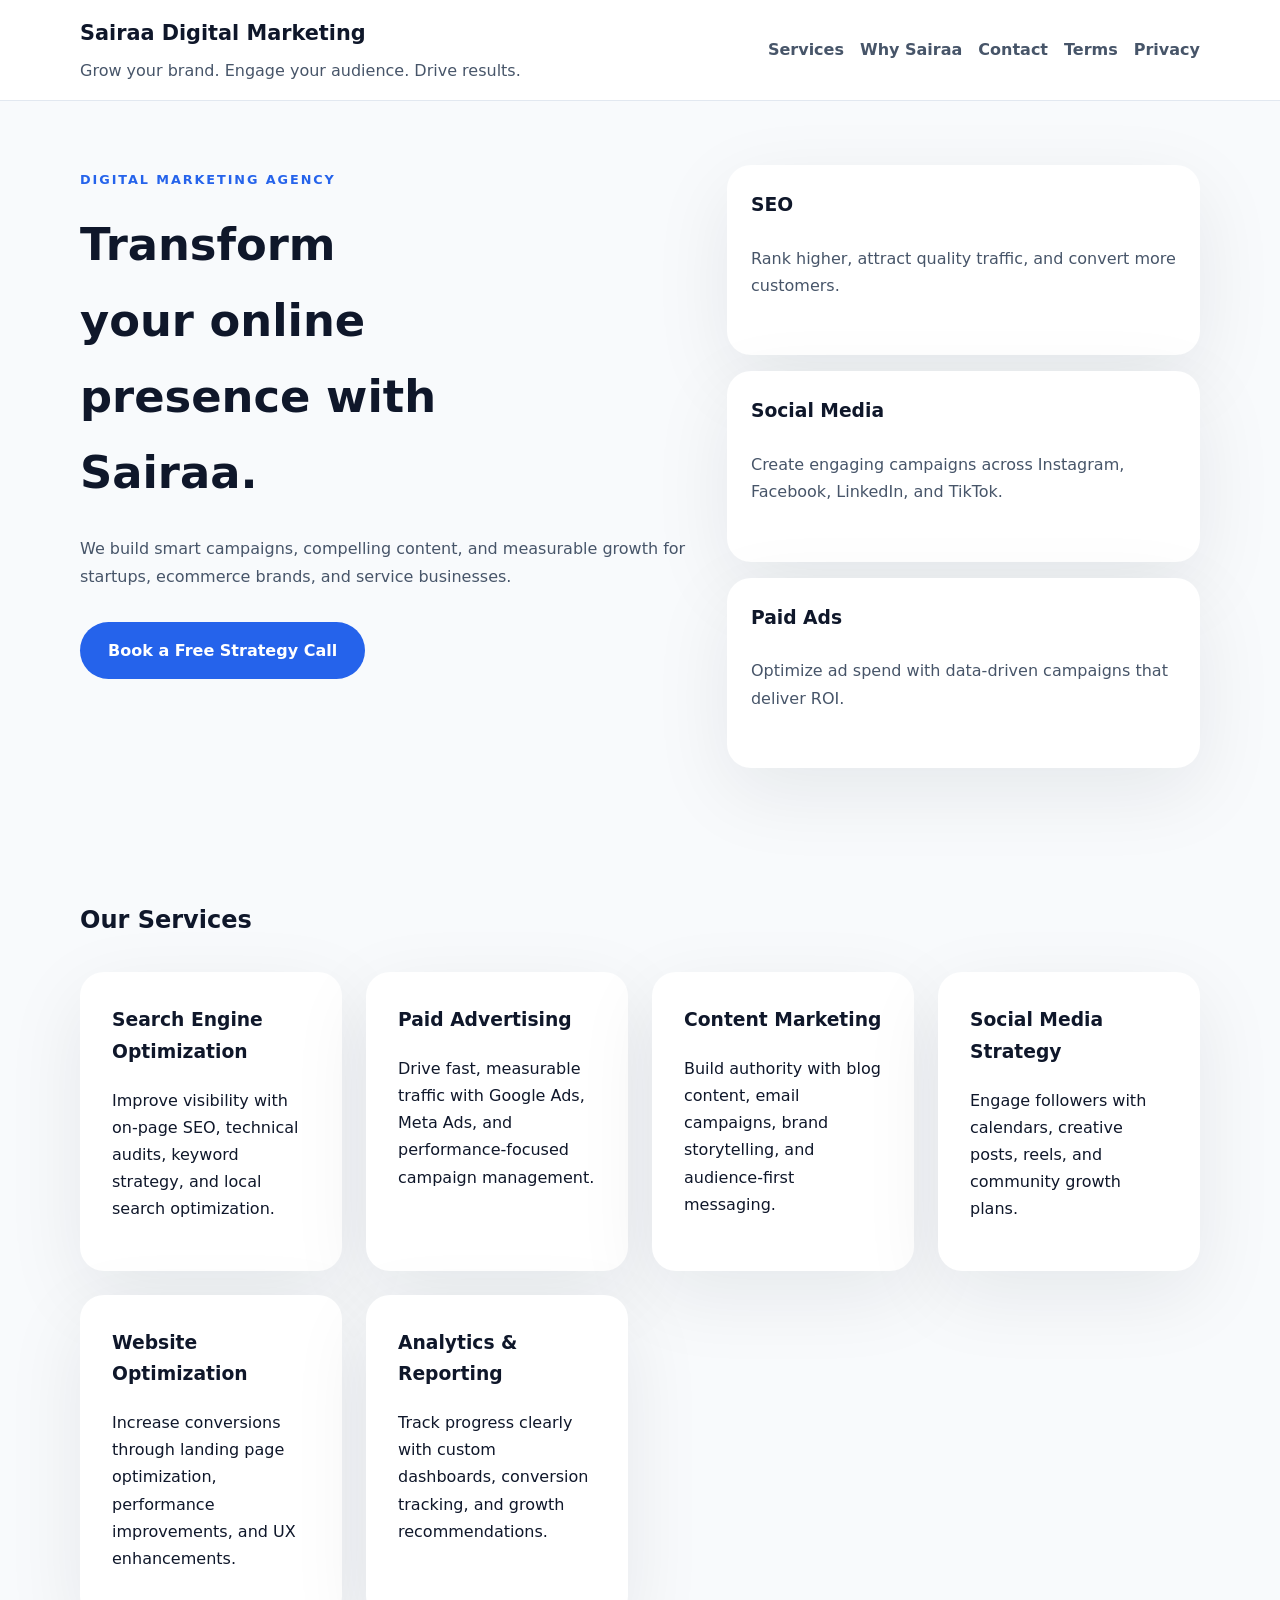
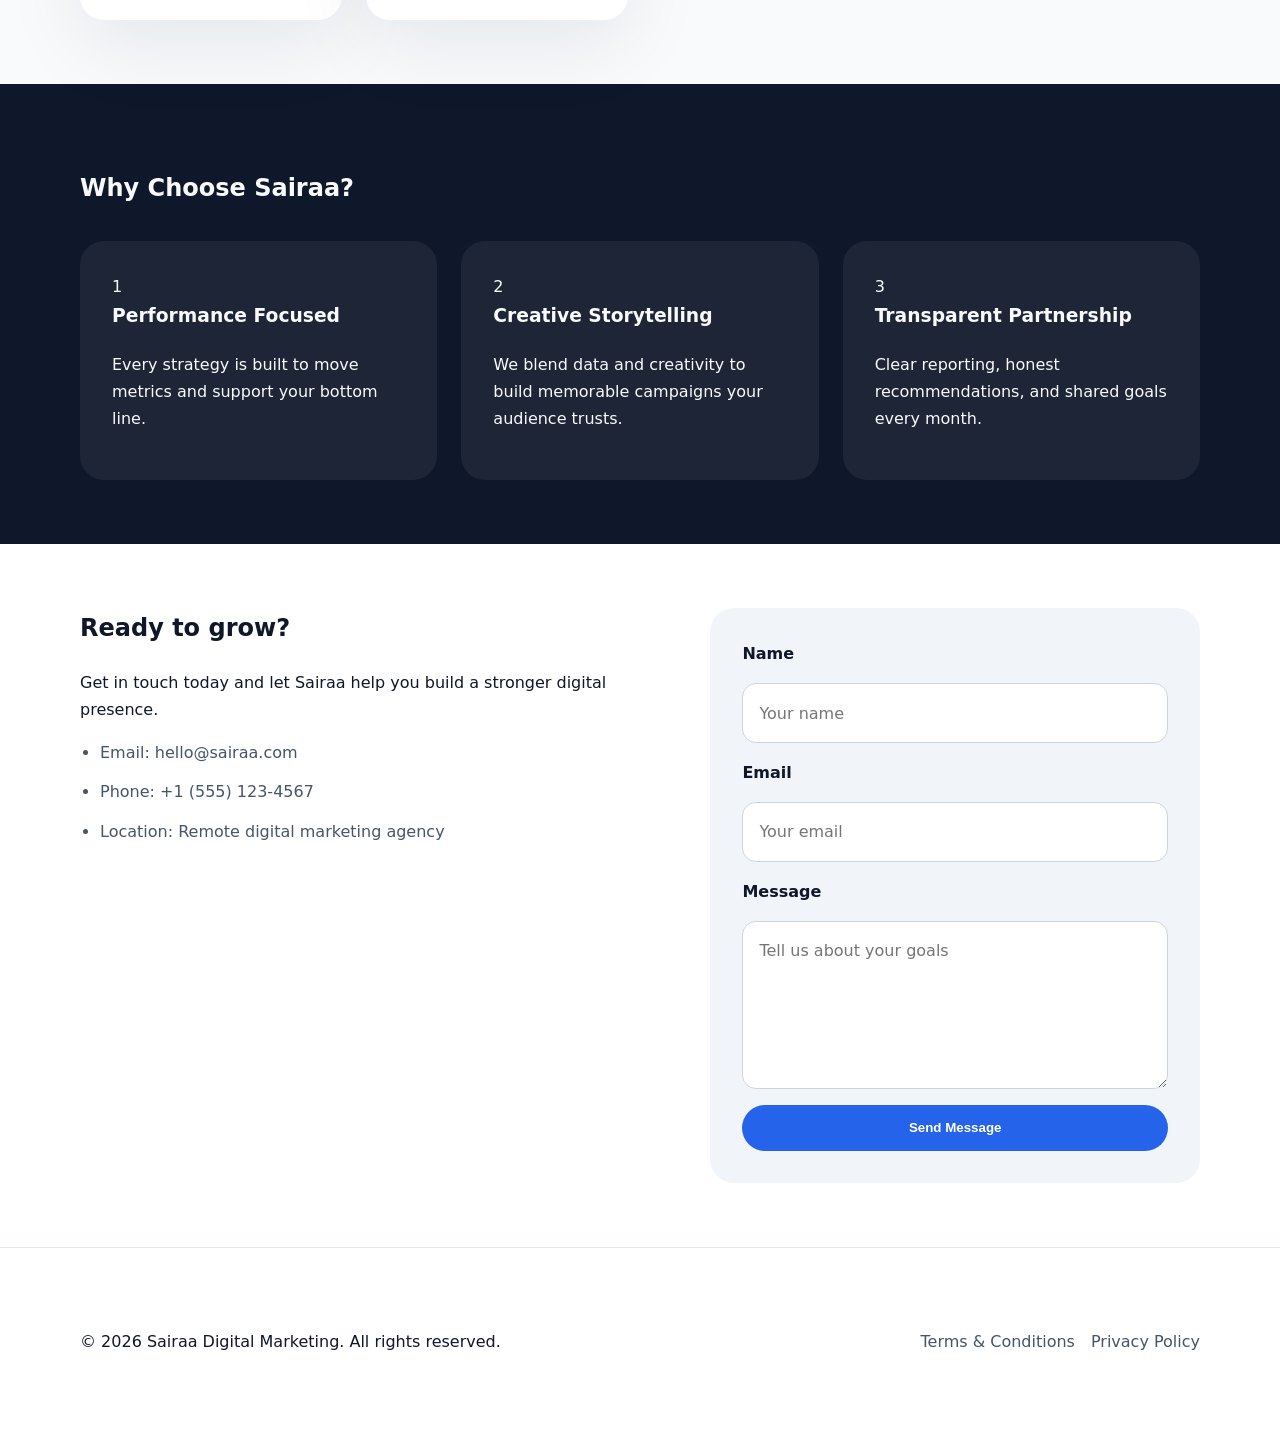
<file: index.html>
<!DOCTYPE html>
<html lang="en">
  <head>
    <meta charset="UTF-8" />
    <meta name="viewport" content="width=device-width, initial-scale=1.0" />
    <title>Sairaa Digital Marketing</title>
    <link rel="stylesheet" href="styles.css" />
  </head>
  <body>
    <header class="site-header">
      <div class="container header-inner">
        <div class="brand">
          <h1>Sairaa Digital Marketing</h1>
          <p>Grow your brand. Engage your audience. Drive results.</p>
        </div>
        <nav class="nav-links">
          <a href="#services">Services</a>
          <a href="#why">Why Sairaa</a>
          <a href="#contact">Contact</a>
          <a href="terms.html">Terms</a>
          <a href="privacy.html">Privacy</a>
        </nav>
      </div>
    </header>

    <main>
      <section class="hero">
        <div class="container hero-content">
          <div>
            <span class="eyebrow">Digital marketing agency</span>
            <h2>Transform your online presence with Sairaa.</h2>
            <p>
              We build smart campaigns, compelling content, and measurable growth for startups,
              ecommerce brands, and service businesses.
            </p>
            <a class="btn" href="#contact">Book a Free Strategy Call</a>
          </div>
          <div class="hero-cards">
            <article>
              <h3>SEO</h3>
              <p>Rank higher, attract quality traffic, and convert more customers.</p>
            </article>
            <article>
              <h3>Social Media</h3>
              <p>Create engaging campaigns across Instagram, Facebook, LinkedIn, and TikTok.</p>
            </article>
            <article>
              <h3>Paid Ads</h3>
              <p>Optimize ad spend with data-driven campaigns that deliver ROI.</p>
            </article>
          </div>
        </div>
      </section>

      <section id="services" class="section-light">
        <div class="container">
          <h2>Our Services</h2>
          <div class="grid-3">
            <div class="service-card">
              <h3>Search Engine Optimization</h3>
              <p>Improve visibility with on-page SEO, technical audits, keyword strategy, and local search optimization.</p>
            </div>
            <div class="service-card">
              <h3>Paid Advertising</h3>
              <p>Drive fast, measurable traffic with Google Ads, Meta Ads, and performance-focused campaign management.</p>
            </div>
            <div class="service-card">
              <h3>Content Marketing</h3>
              <p>Build authority with blog content, email campaigns, brand storytelling, and audience-first messaging.</p>
            </div>
            <div class="service-card">
              <h3>Social Media Strategy</h3>
              <p>Engage followers with calendars, creative posts, reels, and community growth plans.</p>
            </div>
            <div class="service-card">
              <h3>Website Optimization</h3>
              <p>Increase conversions through landing page optimization, performance improvements, and UX enhancements.</p>
            </div>
            <div class="service-card">
              <h3>Analytics & Reporting</h3>
              <p>Track progress clearly with custom dashboards, conversion tracking, and growth recommendations.</p>
            </div>
          </div>
        </div>
      </section>

      <section id="why" class="section-dark">
        <div class="container">
          <h2>Why Choose Sairaa?</h2>
          <div class="grid-3">
            <div class="feature">
              <span class="feature-number">1</span>
              <h3>Performance Focused</h3>
              <p>Every strategy is built to move metrics and support your bottom line.</p>
            </div>
            <div class="feature">
              <span class="feature-number">2</span>
              <h3>Creative Storytelling</h3>
              <p>We blend data and creativity to build memorable campaigns your audience trusts.</p>
            </div>
            <div class="feature">
              <span class="feature-number">3</span>
              <h3>Transparent Partnership</h3>
              <p>Clear reporting, honest recommendations, and shared goals every month.</p>
            </div>
          </div>
        </div>
      </section>

      <section class="section-light contact-section" id="contact">
        <div class="container contact-grid">
          <div>
            <h2>Ready to grow?</h2>
            <p>Get in touch today and let Sairaa help you build a stronger digital presence.</p>
            <ul>
              <li>Email: hello@sairaa.com</li>
              <li>Phone: +1 (555) 123-4567</li>
              <li>Location: Remote digital marketing agency</li>
            </ul>
          </div>
          <form class="contact-form" action="mailto:hello@sairaa.com" method="post" enctype="text/plain">
            <label for="name">Name</label>
            <input type="text" id="name" name="Name" placeholder="Your name" required />
            <label for="email">Email</label>
            <input type="email" id="email" name="Email" placeholder="Your email" required />
            <label for="message">Message</label>
            <textarea id="message" name="Message" rows="5" placeholder="Tell us about your goals" required></textarea>
            <button type="submit" class="btn">Send Message</button>
          </form>
        </div>
      </section>
    </main>

    <footer class="site-footer">
      <div class="container footer-inner">
        <p>© 2026 Sairaa Digital Marketing. All rights reserved.</p>
        <div class="footer-links">
          <a href="terms.html">Terms & Conditions</a>
          <a href="privacy.html">Privacy Policy</a>
        </div>
      </div>
    </footer>
  </body>
</html>
</file>
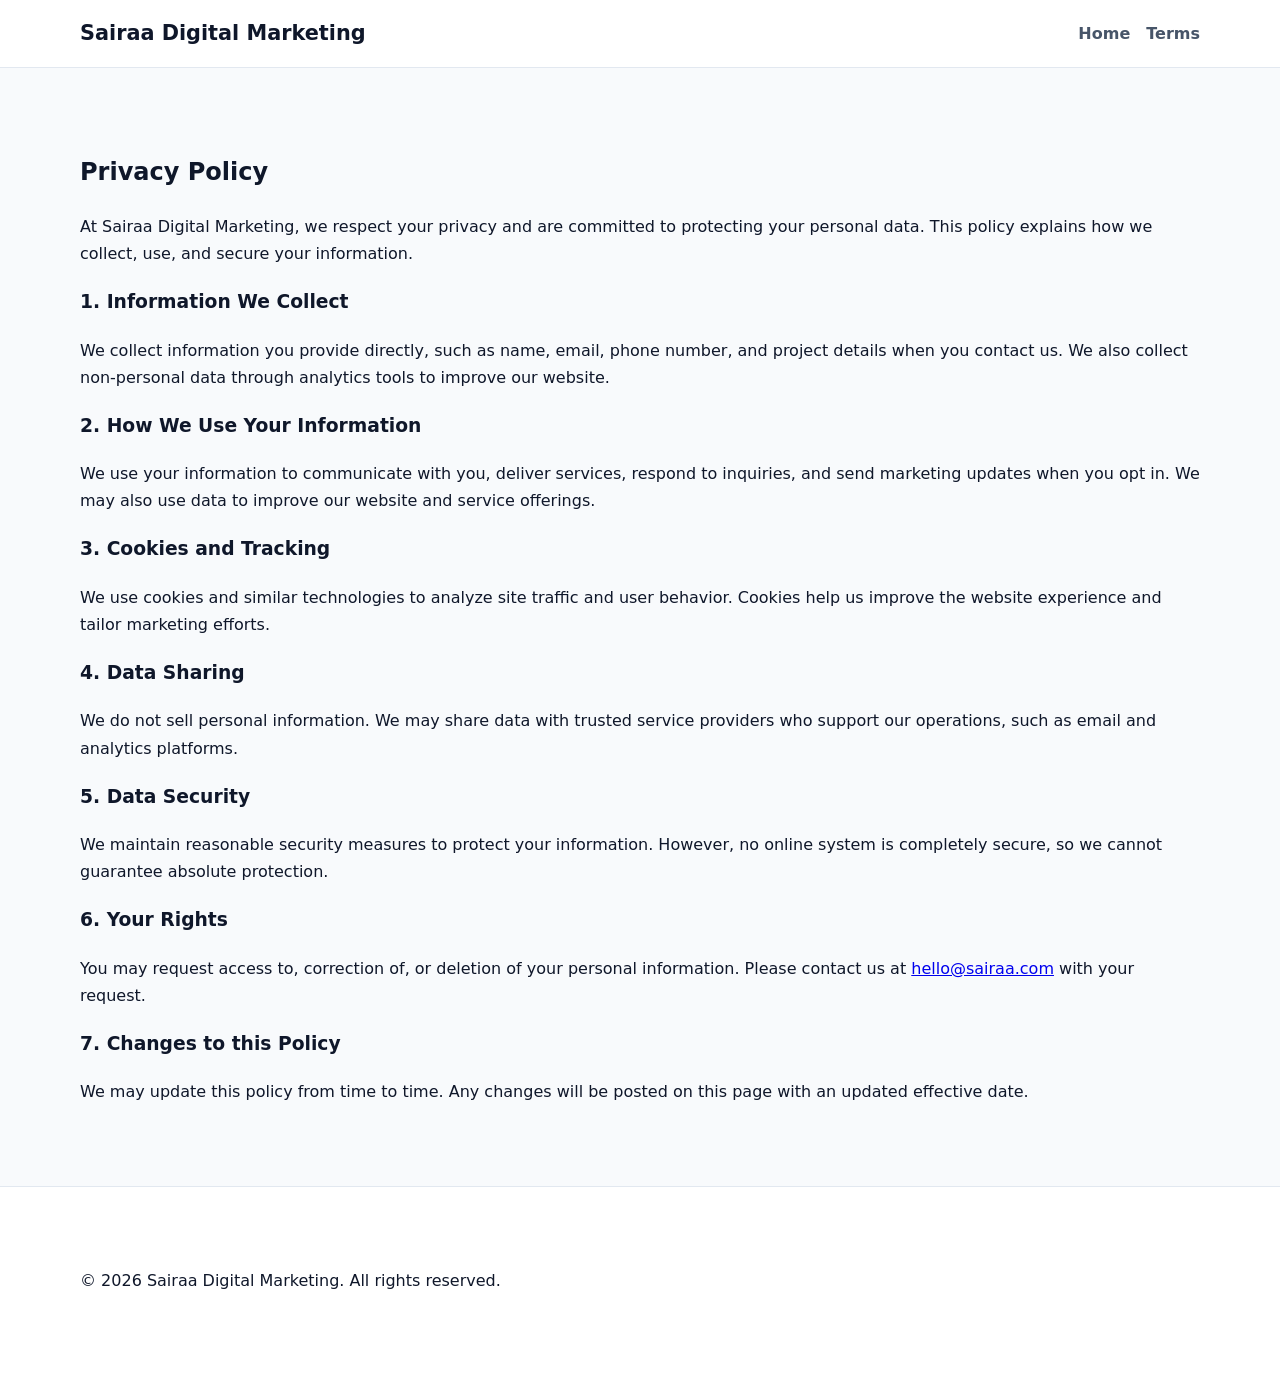
<file: privacy.html>
<!DOCTYPE html>
<html lang="en">
  <head>
    <meta charset="UTF-8" />
    <meta name="viewport" content="width=device-width, initial-scale=1.0" />
    <title>Privacy Policy | Sairaa Digital Marketing</title>
    <link rel="stylesheet" href="styles.css" />
  </head>
  <body>
    <header class="site-header">
      <div class="container header-inner">
        <div class="brand">
          <h1>Sairaa Digital Marketing</h1>
        </div>
        <nav class="nav-links">
          <a href="index.html">Home</a>
          <a href="terms.html">Terms</a>
        </nav>
      </div>
    </header>

    <main class="section-light">
      <div class="container">
        <h2>Privacy Policy</h2>
        <p>At Sairaa Digital Marketing, we respect your privacy and are committed to protecting your personal data. This policy explains how we collect, use, and secure your information.</p>

        <section>
          <h3>1. Information We Collect</h3>
          <p>We collect information you provide directly, such as name, email, phone number, and project details when you contact us. We also collect non-personal data through analytics tools to improve our website.</p>
        </section>

        <section>
          <h3>2. How We Use Your Information</h3>
          <p>We use your information to communicate with you, deliver services, respond to inquiries, and send marketing updates when you opt in. We may also use data to improve our website and service offerings.</p>
        </section>

        <section>
          <h3>3. Cookies and Tracking</h3>
          <p>We use cookies and similar technologies to analyze site traffic and user behavior. Cookies help us improve the website experience and tailor marketing efforts.</p>
        </section>

        <section>
          <h3>4. Data Sharing</h3>
          <p>We do not sell personal information. We may share data with trusted service providers who support our operations, such as email and analytics platforms.</p>
        </section>

        <section>
          <h3>5. Data Security</h3>
          <p>We maintain reasonable security measures to protect your information. However, no online system is completely secure, so we cannot guarantee absolute protection.</p>
        </section>

        <section>
          <h3>6. Your Rights</h3>
          <p>You may request access to, correction of, or deletion of your personal information. Please contact us at <a href="mailto:hello@sairaa.com">hello@sairaa.com</a> with your request.</p>
        </section>

        <section>
          <h3>7. Changes to this Policy</h3>
          <p>We may update this policy from time to time. Any changes will be posted on this page with an updated effective date.</p>
        </section>
      </div>
    </main>

    <footer class="site-footer">
      <div class="container footer-inner">
        <p>© 2026 Sairaa Digital Marketing. All rights reserved.</p>
      </div>
    </footer>
  </body>
</html>
</file>
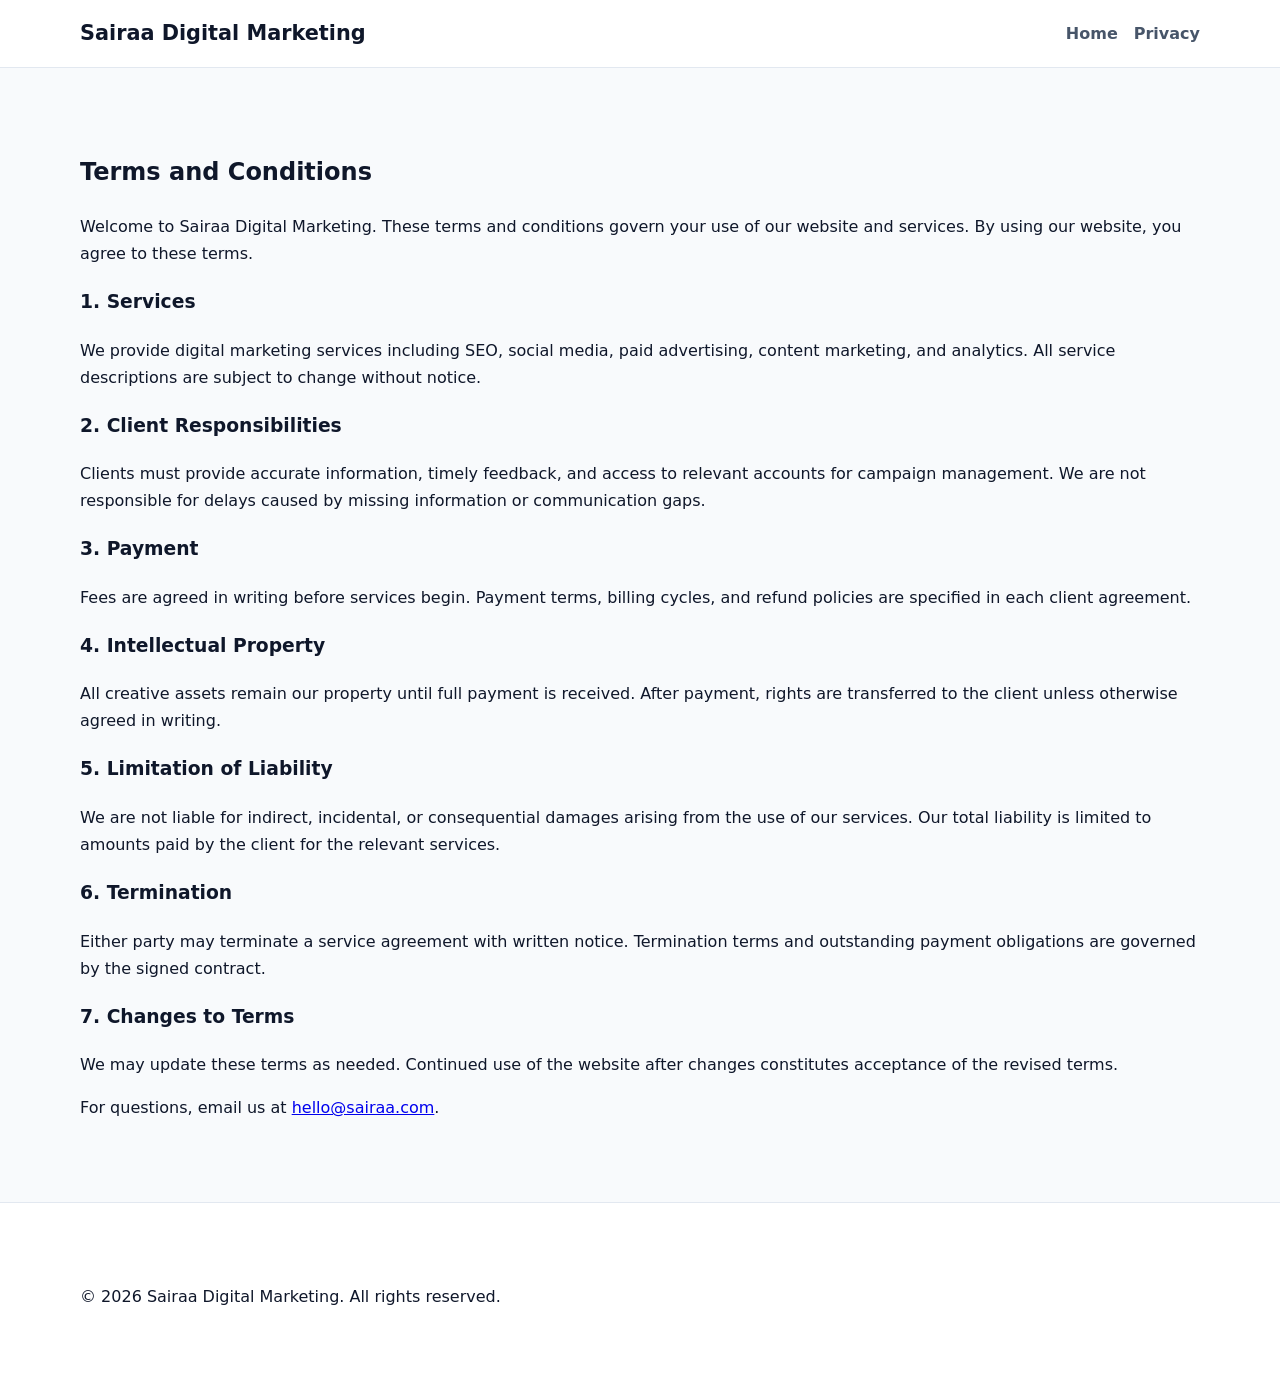
<file: terms.html>
<!DOCTYPE html>
<html lang="en">
  <head>
    <meta charset="UTF-8" />
    <meta name="viewport" content="width=device-width, initial-scale=1.0" />
    <title>Terms and Conditions | Sairaa Digital Marketing</title>
    <link rel="stylesheet" href="styles.css" />
  </head>
  <body>
    <header class="site-header">
      <div class="container header-inner">
        <div class="brand">
          <h1>Sairaa Digital Marketing</h1>
        </div>
        <nav class="nav-links">
          <a href="index.html">Home</a>
          <a href="privacy.html">Privacy</a>
        </nav>
      </div>
    </header>

    <main class="section-light">
      <div class="container">
        <h2>Terms and Conditions</h2>
        <p>Welcome to Sairaa Digital Marketing. These terms and conditions govern your use of our website and services. By using our website, you agree to these terms.</p>

        <section>
          <h3>1. Services</h3>
          <p>We provide digital marketing services including SEO, social media, paid advertising, content marketing, and analytics. All service descriptions are subject to change without notice.</p>
        </section>

        <section>
          <h3>2. Client Responsibilities</h3>
          <p>Clients must provide accurate information, timely feedback, and access to relevant accounts for campaign management. We are not responsible for delays caused by missing information or communication gaps.</p>
        </section>

        <section>
          <h3>3. Payment</h3>
          <p>Fees are agreed in writing before services begin. Payment terms, billing cycles, and refund policies are specified in each client agreement.</p>
        </section>

        <section>
          <h3>4. Intellectual Property</h3>
          <p>All creative assets remain our property until full payment is received. After payment, rights are transferred to the client unless otherwise agreed in writing.</p>
        </section>

        <section>
          <h3>5. Limitation of Liability</h3>
          <p>We are not liable for indirect, incidental, or consequential damages arising from the use of our services. Our total liability is limited to amounts paid by the client for the relevant services.</p>
        </section>

        <section>
          <h3>6. Termination</h3>
          <p>Either party may terminate a service agreement with written notice. Termination terms and outstanding payment obligations are governed by the signed contract.</p>
        </section>

        <section>
          <h3>7. Changes to Terms</h3>
          <p>We may update these terms as needed. Continued use of the website after changes constitutes acceptance of the revised terms.</p>
        </section>

        <p>For questions, email us at <a href="mailto:hello@sairaa.com">hello@sairaa.com</a>.</p>
      </div>
    </main>

    <footer class="site-footer">
      <div class="container footer-inner">
        <p>© 2026 Sairaa Digital Marketing. All rights reserved.</p>
      </div>
    </footer>
  </body>
</html>
</file>
<file: styles.css>
:root {
  --bg: #f8fafc;
  --surface: #ffffff;
  --surface-alt: #f1f5f9;
  --text: #0f172a;
  --muted: #475569;
  --primary: #2563eb;
  --primary-dark: #1d4ed8;
  --shadow: 0 24px 80px rgba(15, 23, 42, 0.08);
}

* {
  box-sizing: border-box;
}

body {
  margin: 0;
  font-family: Inter, system-ui, -apple-system, BlinkMacSystemFont, "Segoe UI", sans-serif;
  background: var(--bg);
  color: var(--text);
  line-height: 1.7;
}

img {
  max-width: 100%;
}

.container {
  width: min(1120px, calc(100% - 2rem));
  margin: 0 auto;
}

.site-header {
  position: sticky;
  top: 0;
  background: rgba(255, 255, 255, 0.96);
  backdrop-filter: blur(12px);
  border-bottom: 1px solid #e2e8f0;
  z-index: 10;
}

.header-inner {
  display: flex;
  align-items: center;
  justify-content: space-between;
  gap: 1rem;
  padding: 1rem 0;
}

.brand h1 {
  margin: 0;
  font-size: 1.3rem;
}

.brand p {
  margin: 0.35rem 0 0;
  color: var(--muted);
}

.nav-links {
  display: flex;
  gap: 1rem;
  flex-wrap: wrap;
}

.nav-links a {
  color: var(--muted);
  text-decoration: none;
  font-weight: 600;
}

.nav-links a:hover {
  color: var(--text);
}

.hero {
  padding: 4rem 0 3rem;
}

.hero-content {
  display: grid;
  grid-template-columns: 1.3fr 1fr;
  gap: 2rem;
  align-items: start;
}

.eyebrow {
  display: inline-block;
  margin-bottom: 1rem;
  color: var(--primary);
  font-weight: 700;
  text-transform: uppercase;
  letter-spacing: 0.15em;
  font-size: 0.8rem;
}

.hero h2 {
  margin: 0;
  font-size: clamp(2.5rem, 3.5vw, 4rem);
  max-width: 12ch;
}

.hero p {
  margin: 1.5rem 0 2rem;
  max-width: 45rem;
  color: var(--muted);
}

.btn {
  display: inline-flex;
  align-items: center;
  justify-content: center;
  padding: 0.95rem 1.75rem;
  border-radius: 999px;
  border: none;
  background: var(--primary);
  color: #fff;
  font-weight: 700;
  text-decoration: none;
  transition: transform 0.2s ease, background 0.2s ease;
}

.btn:hover,
button.btn:hover {
  background: var(--primary-dark);
  transform: translateY(-1px);
}

.hero-cards {
  display: grid;
  gap: 1rem;
}

.hero-cards article {
  padding: 1.5rem;
  border-radius: 24px;
  background: var(--surface);
  box-shadow: var(--shadow);
}

.hero-cards h3 {
  margin: 0 0 0.75rem;
}

.section-light,
.site-footer {
  padding: 4rem 0;
}

.section-dark {
  padding: 4rem 0;
  background: #0f172a;
  color: #f8fafc;
}

.section-dark h2,
.section-dark p,
.section-dark .feature h3 {
  color: #f8fafc;
}

.grid-3 {
  display: grid;
  grid-template-columns: repeat(auto-fit, minmax(260px, 1fr));
  gap: 1.5rem;
  margin-top: 2rem;
}

.service-card,
.feature {
  padding: 2rem;
  border-radius: 24px;
  background: var(--surface);
  box-shadow: var(--shadow);
}

.section-dark .service-card,
.section-dark .feature {
  background: rgba(255, 255, 255, 0.06);
  box-shadow: none;
}

.service-card h3,
.feature h3 {
  margin-top: 0;
}

.contact-section {
  background: var(--surface);
}

.contact-grid {
  display: grid;
  grid-template-columns: 1.1fr 0.9fr;
  gap: 2rem;
  align-items: start;
}

.contact-grid h2 {
  margin-top: 0;
}

.contact-grid ul {
  padding-left: 1.25rem;
}

.contact-grid li {
  margin-bottom: 0.75rem;
  color: var(--muted);
}

.contact-form {
  display: grid;
  gap: 1rem;
  background: var(--surface-alt);
  padding: 2rem;
  border-radius: 24px;
}

.contact-form label {
  font-weight: 700;
}

.contact-form input,
.contact-form textarea {
  width: 100%;
  border: 1px solid #cbd5e1;
  border-radius: 14px;
  padding: 0.95rem 1rem;
  font: inherit;
  background: #fff;
}

.contact-form textarea {
  min-height: 160px;
  resize: vertical;
}

.site-footer {
  background: #ffffff;
  border-top: 1px solid #e2e8f0;
}

.footer-inner {
  display: flex;
  flex-wrap: wrap;
  justify-content: space-between;
  gap: 1rem;
  align-items: center;
}

.footer-links {
  display: flex;
  gap: 1rem;
  flex-wrap: wrap;
}

.footer-links a {
  color: var(--muted);
  text-decoration: none;
}

.footer-links a:hover {
  color: var(--text);
}

@media (max-width: 860px) {
  .hero-content,
  .contact-grid,
  .header-inner {
    grid-template-columns: 1fr;
  }

  .header-inner {
    align-items: flex-start;
  }
}

@media (max-width: 560px) {
  .nav-links {
    flex-direction: column;
    gap: 0.65rem;
  }
}
</file>
